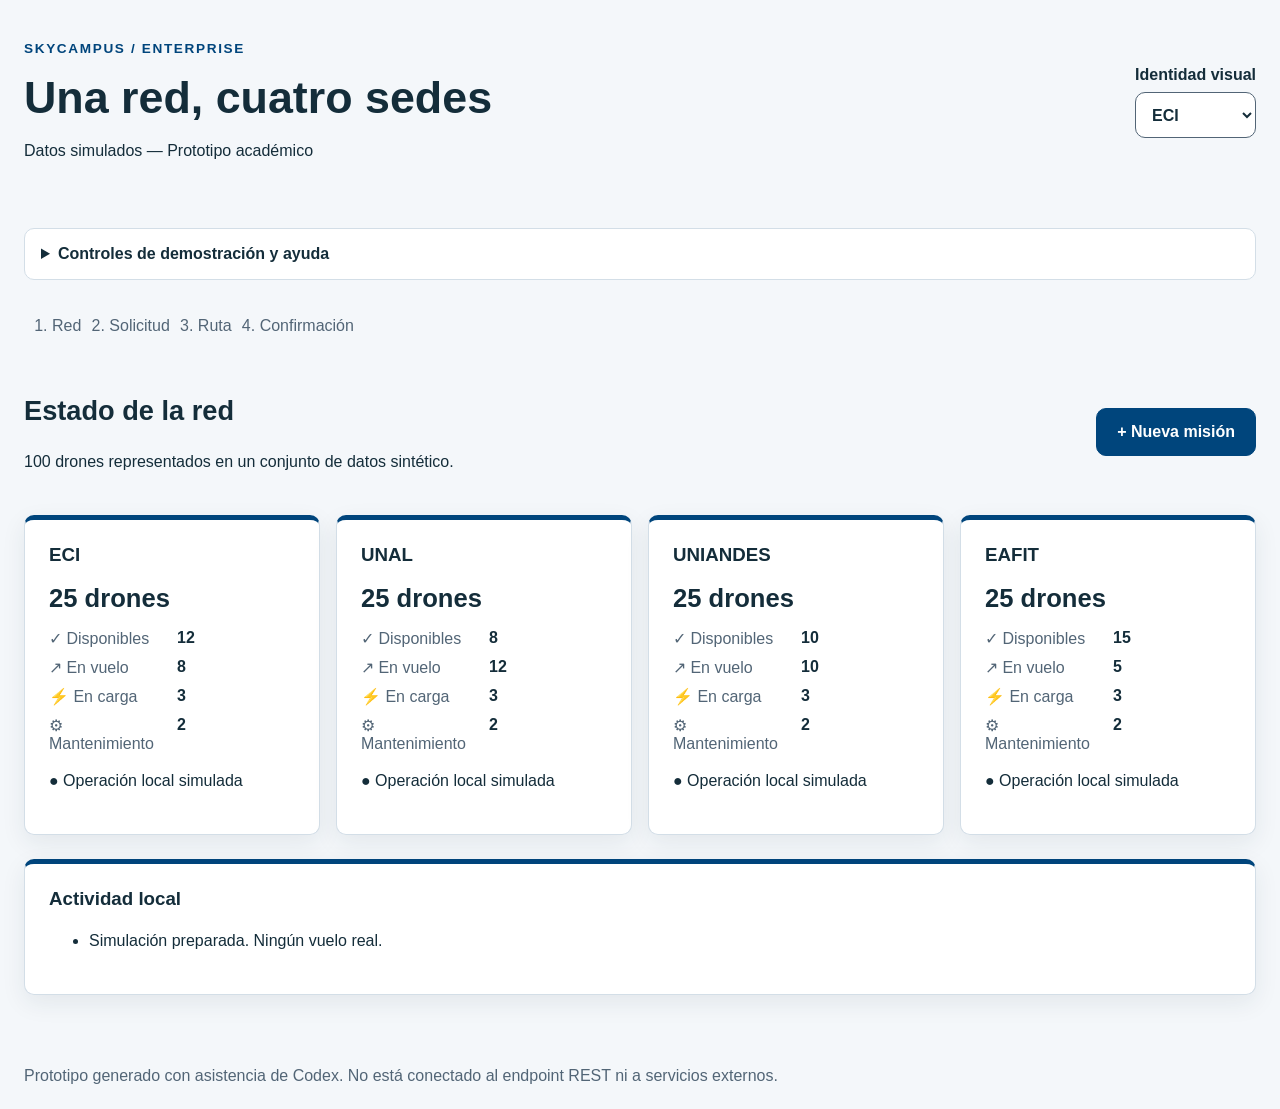
<file: docs/infernape/reto11-prototipo/index.html>
<!doctype html>
<html lang="es">
<head>
  <meta charset="utf-8">
  <meta name="viewport" content="width=device-width,initial-scale=1">
  <title>SkyCampus Enterprise — Prototipo</title>
  <link rel="stylesheet" href="../reto8-ux/tokens.css">
  <link rel="stylesheet" href="styles.css">
  <script src="app.js" defer></script>
</head>
<body data-theme="eci">
<a class="saltar" href="#contenido">Saltar al contenido</a>
<header class="shell">
  <div><p class="marca">SKYCAMPUS / ENTERPRISE</p><h1>Una red, cuatro sedes</h1><p>Datos simulados — Prototipo académico</p></div>
  <label>Identidad visual <select id="tema"><option value="eci">ECI</option><option value="unal">UNAL</option></select></label>
</header>
<main id="contenido" class="shell">
  <details class="demostracion"><summary>Controles de demostración y ayuda</summary>
    <p>Estos escenarios modifican exclusivamente datos locales. No hay drones físicos ni consultas externas.</p>
    <label>Escenario <select id="escenario">
      <option value="normal">Operación apta</option><option value="clima">Clima adverso</option>
      <option value="drones">Sin drones aptos</option><option value="peso">Paquete demasiado pesado</option>
      <option value="aerocivil">Aerocivil rechaza</option><option value="sede">Sede destino inactiva</option>
      <option value="estacion">Estación de carga no disponible</option>
    </select></label>
    <p>Inicia una misión, elige dos sedes distintas, ingresa peso y prioridad, y revisa la planificación antes de confirmar. Puedes volver para corregir los datos.</p>
  </details>
  <ol class="pasos" aria-label="Etapas del flujo"><li>Red</li><li>Solicitud</li><li>Ruta</li><li>Confirmación</li></ol>
  <div id="aviso" role="status" aria-live="polite"></div>
  <section id="dashboard" aria-labelledby="titulo-dashboard">
    <div class="encabezado"><div><h2 id="titulo-dashboard" tabindex="-1">Estado de la red</h2><p>100 drones representados en un conjunto de datos sintético.</p></div><button id="nueva" class="primario">+ Nueva misión</button></div>
    <div id="sedes" class="grid-sedes"></div>
    <div class="panel"><h3>Actividad local</h3><ul id="eventos"><li>Simulación preparada. Ningún vuelo real.</li></ul></div>
  </section>
  <section id="solicitud" hidden aria-labelledby="titulo-solicitud">
    <h2 id="titulo-solicitud" tabindex="-1">Nueva misión inter-sede</h2>
    <form id="formulario" class="panel">
      <div class="campos">
        <label>Sede de origen <select id="origen" required><option>ECI</option><option>UNAL</option><option>UNIANDES</option><option>EAFIT</option></select></label>
        <label>Sede de destino <select id="destino" required><option>UNAL</option><option>ECI</option><option>UNIANDES</option><option>EAFIT</option></select></label>
        <label>Peso del paquete (g) <input id="peso" type="number" min="1" step="1" value="300" required aria-describedby="peso-ayuda"></label>
        <label>Prioridad <select id="prioridad"><option>NORMAL</option><option>URGENTE</option><option>BAJO</option></select></label>
      </div>
      <p id="peso-ayuda">Máximo 2000 g. MINI: 500 g; EXPRESS: 800 g; CARGO: 100–2000 g. Batería mínima: 30%.</p>
      <p id="condiciones">Condiciones locales aptas · autorización simulada disponible.</p>
      <div class="acciones"><button type="button" data-volver="dashboard">Volver a la red</button><button id="planificar" class="primario" type="submit">Planificar ruta</button></div>
    </form>
  </section>
  <section id="ruta" hidden aria-labelledby="titulo-ruta">
    <h2 id="titulo-ruta" tabindex="-1">Revisar etapas y estación</h2>
    <div id="detalle-ruta" class="panel"></div>
    <div class="acciones"><button data-volver="solicitud">Corregir solicitud</button><button id="continuar" class="primario">Revisar confirmación</button></div>
  </section>
  <section id="confirmacion" hidden aria-labelledby="titulo-confirmacion">
    <h2 id="titulo-confirmacion" tabindex="-1">Confirmar misión</h2>
    <div id="resumen" class="panel"></div>
    <div class="acciones"><button data-volver="ruta">Volver a etapas</button><button id="cancelar">Cancelar planificación</button><button id="confirmar" class="primario">Confirmar misión simulada</button></div>
  </section>
  <section id="completada" hidden aria-labelledby="titulo-completada">
    <h2 id="titulo-completada" tabindex="-1">Misión simulada confirmada</h2><div id="resultado" class="panel"></div>
    <button data-volver="dashboard" class="primario">Ver estado de la red</button>
  </section>
</main>
<footer class="shell">Prototipo generado con asistencia de Codex. No está conectado al endpoint REST ni a servicios externos.</footer>
</body>
</html>
</file>
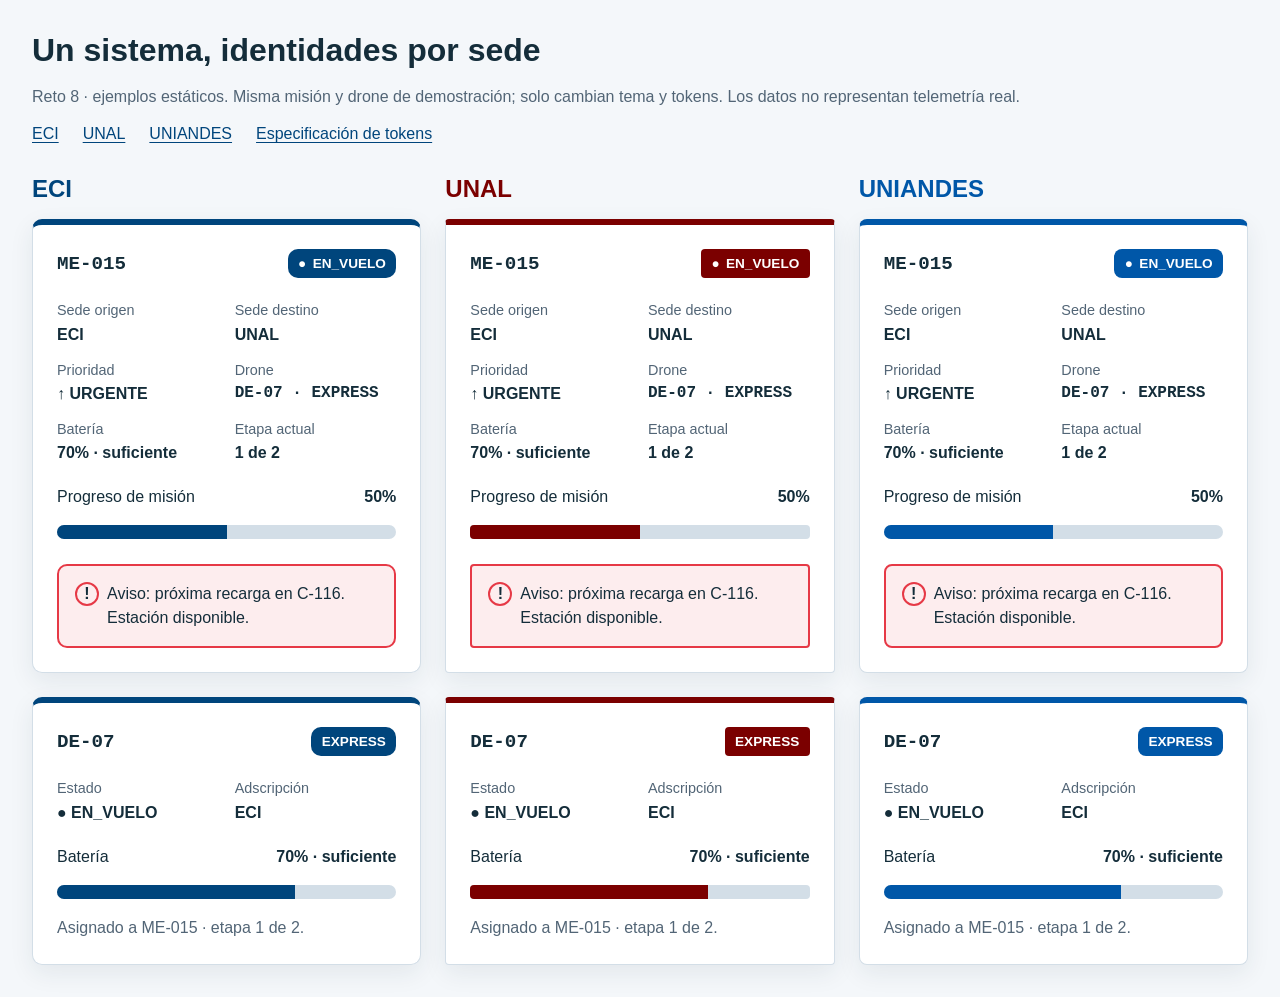
<file: docs/infernape/reto8-ux/componentes-enterprise.html>
<!doctype html>
<html lang="es">
<head>
  <meta charset="utf-8">
  <meta name="viewport" content="width=device-width, initial-scale=1">
  <title>SkyCampus Enterprise — componentes con design tokens</title>
  <link rel="stylesheet" href="tokens.css">
</head>
<body>
  <header class="cabecera">
    <h1>Un sistema, identidades por sede</h1>
    <p>Reto 8 · ejemplos estáticos. Misma misión y drone de demostración; solo cambian tema y tokens. Los datos no representan telemetría real.</p>
    <nav aria-label="Temas de ejemplo"><a href="#titulo-eci">ECI</a><a href="#titulo-unal">UNAL</a><a href="#titulo-uniandes">UNIANDES</a><a href="design-tokens.md">Especificación de tokens</a></nav>
  </header>
  <main><div class="variantes"><section class="tema" data-theme="eci" aria-labelledby="titulo-eci">
<h2 id="titulo-eci">ECI</h2>
<article class="panel-mision" aria-label="Panel de misión activa ME-015">
  <header class="encabezado-componente">
    <h3>ME-015</h3>
    <span class="etiqueta"><span aria-hidden="true">●</span> EN_VUELO</span>
  </header>
  <dl class="datos">
    <div><dt>Sede origen</dt><dd>ECI</dd></div>
    <div><dt>Sede destino</dt><dd>UNAL</dd></div>
    <div><dt>Prioridad</dt><dd><span aria-hidden="true">↑</span> URGENTE</dd></div>
    <div><dt>Drone</dt><dd class="id-tecnico">DE-07 · EXPRESS</dd></div>
    <div><dt>Batería</dt><dd>70% · suficiente</dd></div>
    <div><dt>Etapa actual</dt><dd>1 de 2</dd></div>
  </dl>
  <div class="indicador">
    <p><span>Progreso de misión</span><strong>50%</strong></p>
    <progress value="50" max="100" aria-label="Progreso de misión: 50%">50%</progress>
  </div>
  <p class="alerta"><span class="simbolo-alerta" aria-hidden="true">!</span><span>Aviso: próxima recarga en C-116. Estación disponible.</span></p>
</article>
<article class="tarjeta-drone" aria-label="Drone DE-07">
  <header class="encabezado-componente">
    <h3>DE-07</h3><span class="etiqueta">EXPRESS</span>
  </header>
  <dl class="datos">
    <div><dt>Estado</dt><dd><span aria-hidden="true">●</span> EN_VUELO</dd></div>
    <div><dt>Adscripción</dt><dd>ECI</dd></div>
  </dl>
  <div class="indicador">
    <p><span>Batería</span><strong>70% · suficiente</strong></p>
    <progress value="70" max="100" aria-label="Batería del drone: 70%">70%</progress>
  </div>
  <p class="nota">Asignado a ME-015 · etapa 1 de 2.</p>
</article>
</section>
<section class="tema" data-theme="unal" aria-labelledby="titulo-unal">
<h2 id="titulo-unal">UNAL</h2>
<article class="panel-mision" aria-label="Panel de misión activa ME-015">
  <header class="encabezado-componente">
    <h3>ME-015</h3>
    <span class="etiqueta"><span aria-hidden="true">●</span> EN_VUELO</span>
  </header>
  <dl class="datos">
    <div><dt>Sede origen</dt><dd>ECI</dd></div>
    <div><dt>Sede destino</dt><dd>UNAL</dd></div>
    <div><dt>Prioridad</dt><dd><span aria-hidden="true">↑</span> URGENTE</dd></div>
    <div><dt>Drone</dt><dd class="id-tecnico">DE-07 · EXPRESS</dd></div>
    <div><dt>Batería</dt><dd>70% · suficiente</dd></div>
    <div><dt>Etapa actual</dt><dd>1 de 2</dd></div>
  </dl>
  <div class="indicador">
    <p><span>Progreso de misión</span><strong>50%</strong></p>
    <progress value="50" max="100" aria-label="Progreso de misión: 50%">50%</progress>
  </div>
  <p class="alerta"><span class="simbolo-alerta" aria-hidden="true">!</span><span>Aviso: próxima recarga en C-116. Estación disponible.</span></p>
</article>
<article class="tarjeta-drone" aria-label="Drone DE-07">
  <header class="encabezado-componente">
    <h3>DE-07</h3><span class="etiqueta">EXPRESS</span>
  </header>
  <dl class="datos">
    <div><dt>Estado</dt><dd><span aria-hidden="true">●</span> EN_VUELO</dd></div>
    <div><dt>Adscripción</dt><dd>ECI</dd></div>
  </dl>
  <div class="indicador">
    <p><span>Batería</span><strong>70% · suficiente</strong></p>
    <progress value="70" max="100" aria-label="Batería del drone: 70%">70%</progress>
  </div>
  <p class="nota">Asignado a ME-015 · etapa 1 de 2.</p>
</article>
</section>
<section class="tema" data-theme="uniandes" aria-labelledby="titulo-uniandes">
<h2 id="titulo-uniandes">UNIANDES</h2>
<article class="panel-mision" aria-label="Panel de misión activa ME-015">
  <header class="encabezado-componente">
    <h3>ME-015</h3>
    <span class="etiqueta"><span aria-hidden="true">●</span> EN_VUELO</span>
  </header>
  <dl class="datos">
    <div><dt>Sede origen</dt><dd>ECI</dd></div>
    <div><dt>Sede destino</dt><dd>UNAL</dd></div>
    <div><dt>Prioridad</dt><dd><span aria-hidden="true">↑</span> URGENTE</dd></div>
    <div><dt>Drone</dt><dd class="id-tecnico">DE-07 · EXPRESS</dd></div>
    <div><dt>Batería</dt><dd>70% · suficiente</dd></div>
    <div><dt>Etapa actual</dt><dd>1 de 2</dd></div>
  </dl>
  <div class="indicador">
    <p><span>Progreso de misión</span><strong>50%</strong></p>
    <progress value="50" max="100" aria-label="Progreso de misión: 50%">50%</progress>
  </div>
  <p class="alerta"><span class="simbolo-alerta" aria-hidden="true">!</span><span>Aviso: próxima recarga en C-116. Estación disponible.</span></p>
</article>
<article class="tarjeta-drone" aria-label="Drone DE-07">
  <header class="encabezado-componente">
    <h3>DE-07</h3><span class="etiqueta">EXPRESS</span>
  </header>
  <dl class="datos">
    <div><dt>Estado</dt><dd><span aria-hidden="true">●</span> EN_VUELO</dd></div>
    <div><dt>Adscripción</dt><dd>ECI</dd></div>
  </dl>
  <div class="indicador">
    <p><span>Batería</span><strong>70% · suficiente</strong></p>
    <progress value="70" max="100" aria-label="Batería del drone: 70%">70%</progress>
  </div>
  <p class="nota">Asignado a ME-015 · etapa 1 de 2.</p>
</article>
</section></div></main>
</body>
</html>
</file>
<file: docs/infernape/reto8-ux/tokens.css>
:root {
  --color-background: #F4F7FA;
  --color-surface: #FFFFFF;
  --color-text: #142D3A;
  --color-muted: #526576;
  --color-border: #D3DEE7;
  --color-alert-surface: #FDEDEE;
  --spacing-1: 0.5rem;
  --spacing-2: 1rem;
  --spacing-3: 1.5rem;
  --spacing-4: 2rem;
  --shadow-card: 0 8px 24px rgb(20 45 58 / 8%);
  --font-mono: Consolas, "Courier New", monospace;
  --font-fallback: Arial, Helvetica, sans-serif;
  --color-primary: #00457C;
  --color-alert: #E63946;
  --font-ui: "Space Grotesk";
  --border-radius: 10px;
}

[data-theme="eci"] {
  --color-primary: #00457C;
  --color-alert: #E63946;
  --font-ui: "Space Grotesk";
  --border-radius: 10px;
}

[data-theme="unal"] {
  --color-primary: #7B0000;
  --color-alert: #E63946;
  --font-ui: "Merriweather";
  --border-radius: 4px;
}

[data-theme="uniandes"] {
  --color-primary: #0057A8;
  --color-alert: #E63946;
  --font-ui: "Inter";
  --border-radius: 8px;
}

[data-theme="eafit"] {
  --color-primary: #2D6A4F;
  --color-alert: #E63946;
  --font-ui: "Source Sans";
  --border-radius: 12px;
}

* { box-sizing: border-box; }
body { margin: 0; background: var(--color-background); color: var(--color-text); font-family: var(--font-fallback); }
a { color: var(--color-primary); text-underline-offset: 0.2em; }
a:focus-visible { outline: 3px solid var(--color-primary); outline-offset: 4px; }
.cabecera, main { max-width: 1500px; padding: var(--spacing-4); margin: auto; }
.cabecera { padding-bottom: 0; }
.cabecera h1 { margin: 0 0 var(--spacing-1); font-size: 2rem; }
.cabecera p { color: var(--color-muted); line-height: 1.5; }
nav { display: flex; flex-wrap: wrap; gap: var(--spacing-3); }
.variantes { display: grid; grid-template-columns: repeat(3, minmax(0, 1fr)); gap: var(--spacing-3); }
.tema { font-family: var(--font-ui), var(--font-fallback); min-width: 0; }
.tema > h2 { color: var(--color-primary); margin: 0 0 var(--spacing-2); }
.panel-mision, .tarjeta-drone { background: var(--color-surface); border: 1px solid var(--color-border); border-top: 6px solid var(--color-primary); border-radius: var(--border-radius); padding: var(--spacing-3); box-shadow: var(--shadow-card); }
.tarjeta-drone { margin-top: var(--spacing-3); }
.encabezado-componente { display: flex; flex-wrap: wrap; align-items: center; justify-content: space-between; gap: var(--spacing-1); }
.encabezado-componente h3 { margin: 0; font-family: var(--font-mono); font-size: 1.2rem; }
.etiqueta { display: inline-flex; gap: 0.4rem; align-items: center; padding: 0.45rem 0.65rem; border-radius: var(--border-radius); background: var(--color-primary); color: #FFFFFF; font: bold 0.85rem var(--font-ui), var(--font-fallback); }
.datos { display: grid; grid-template-columns: repeat(2, minmax(0, 1fr)); gap: var(--spacing-2); margin: var(--spacing-3) 0; }
.datos div { min-width: 0; }
.datos dt { color: var(--color-muted); font-size: 0.9rem; margin-bottom: 0.35rem; }
.datos dd { margin: 0; line-height: 1.35; font-weight: bold; overflow-wrap: anywhere; }
.id-tecnico { font-family: var(--font-mono); }
.indicador { margin: var(--spacing-2) 0; }
.indicador p { display: flex; justify-content: space-between; gap: var(--spacing-1); }
progress { width: 100%; height: 14px; accent-color: var(--color-primary); border: none; border-radius: var(--border-radius); overflow: hidden; }
progress::-webkit-progress-bar { background: var(--color-border); }
progress::-webkit-progress-value { background: var(--color-primary); }
progress::-moz-progress-bar { background: var(--color-primary); }
.alerta { display: flex; align-items: flex-start; gap: var(--spacing-1); margin: var(--spacing-3) 0 0; padding: var(--spacing-2); border: 2px solid var(--color-alert); border-radius: var(--border-radius); background: var(--color-alert-surface); line-height: 1.5; }
.simbolo-alerta { flex: 0 0 24px; width: 24px; height: 24px; border: 2px solid var(--color-alert); border-radius: 50%; text-align: center; line-height: 20px; font-weight: bold; }
.nota { color: var(--color-muted); line-height: 1.5; margin-bottom: 0; }
@media (max-width: 1000px) { .variantes { grid-template-columns: 1fr; } }
@media (max-width: 480px) { .cabecera, main { padding: var(--spacing-2); } }
</file>
<file: docs/infernape/reto11-prototipo/styles.css>
body { font-family: var(--font-ui),var(--font-fallback); }
[hidden] { display: none !important; }
.shell { max-width: 1280px; margin: auto; padding: 24px; }
header { display: flex; justify-content: space-between; gap: 24px; align-items: center; }
h1 { font-size: clamp(1.8rem,4vw,2.8rem); margin: 10px 0; }
h2 { font-size: 1.7rem; }
h3 { margin-top: 0; }
p,li { line-height: 1.55; }
.marca { color: var(--color-primary); font-weight: bold; letter-spacing: .12em; font-size: .85rem; }
.demostracion { background: white; border: 1px solid var(--color-border); border-radius: var(--border-radius); padding: 16px; }
summary { cursor: pointer; font-weight: bold; }
.pasos { display: flex; flex-wrap: wrap; gap: 28px; padding: 18px 28px; color: var(--color-muted); }
.pasos li.actual { font-weight: bold; color: var(--color-primary); }
.encabezado { display: flex; justify-content: space-between; align-items: center; gap: 16px; margin: 12px 0 24px; }
.grid-sedes { display: grid; grid-template-columns: repeat(4,minmax(0,1fr)); gap: 16px; }
.panel,.sede { border: 1px solid var(--color-border); border-top: 5px solid var(--color-primary); border-radius: var(--border-radius); background: var(--color-surface); padding: 24px; box-shadow: var(--shadow-card); margin-bottom: 24px; }
.sede strong { font-size: 1.6rem; }
.sede dl,.resumen-datos { display: grid; grid-template-columns: 1fr 1fr; gap: 10px; }
dt { color: var(--color-muted); }
dd { margin: 0; font-weight: bold; }
.campos { display: grid; grid-template-columns: 1fr 1fr; gap: 24px; }
label { display: flex; flex-direction: column; gap: 8px; font-weight: bold; }
input,select { min-height: 46px; padding: 10px 12px; border: 1px solid var(--color-muted); border-radius: var(--border-radius); font: inherit; background: white; color: var(--color-text); }
button { min-height: 48px; padding: 12px 20px; border: 1px solid var(--color-primary); border-radius: var(--border-radius); color: var(--color-primary); background: white; font: bold 1rem var(--font-fallback); cursor: pointer; }
button.primario { background: var(--color-primary); color: white; }
button:hover:not(:disabled) { filter: brightness(.92); }
button:disabled { background: #D3DEE7; color: #526576; border-color: #D3DEE7; cursor: not-allowed; }
button:focus-visible,input:focus-visible,select:focus-visible,summary:focus-visible { outline: 3px solid var(--color-primary); outline-offset: 4px; }
.acciones { display: flex; justify-content: flex-end; flex-wrap: wrap; gap: 16px; margin: 24px 0; }
.error { border: 2px solid var(--color-alert); background: var(--color-alert-surface); padding: 20px; border-radius: var(--border-radius); margin: 20px 0; }
.exito { border: 2px solid #2D6A4F; background: #E8F4ED; padding: 20px; border-radius: var(--border-radius); }
.estado { display: inline-block; background: var(--color-primary); color: white; padding: 6px 10px; border-radius: var(--border-radius); }
.id { font-family: var(--font-mono); }
.saltar { position: absolute; left: -9999px; }.saltar:focus { left: 10px; top: 10px; background: white; padding: 12px; z-index: 1; }
footer { color: var(--color-muted); }
@media(max-width:950px) { .grid-sedes { grid-template-columns: repeat(2,1fr); } }
@media(max-width:600px) { header,.encabezado { display: block; }.campos,.grid-sedes { grid-template-columns: 1fr; }.shell { padding:16px; } }
</file>
